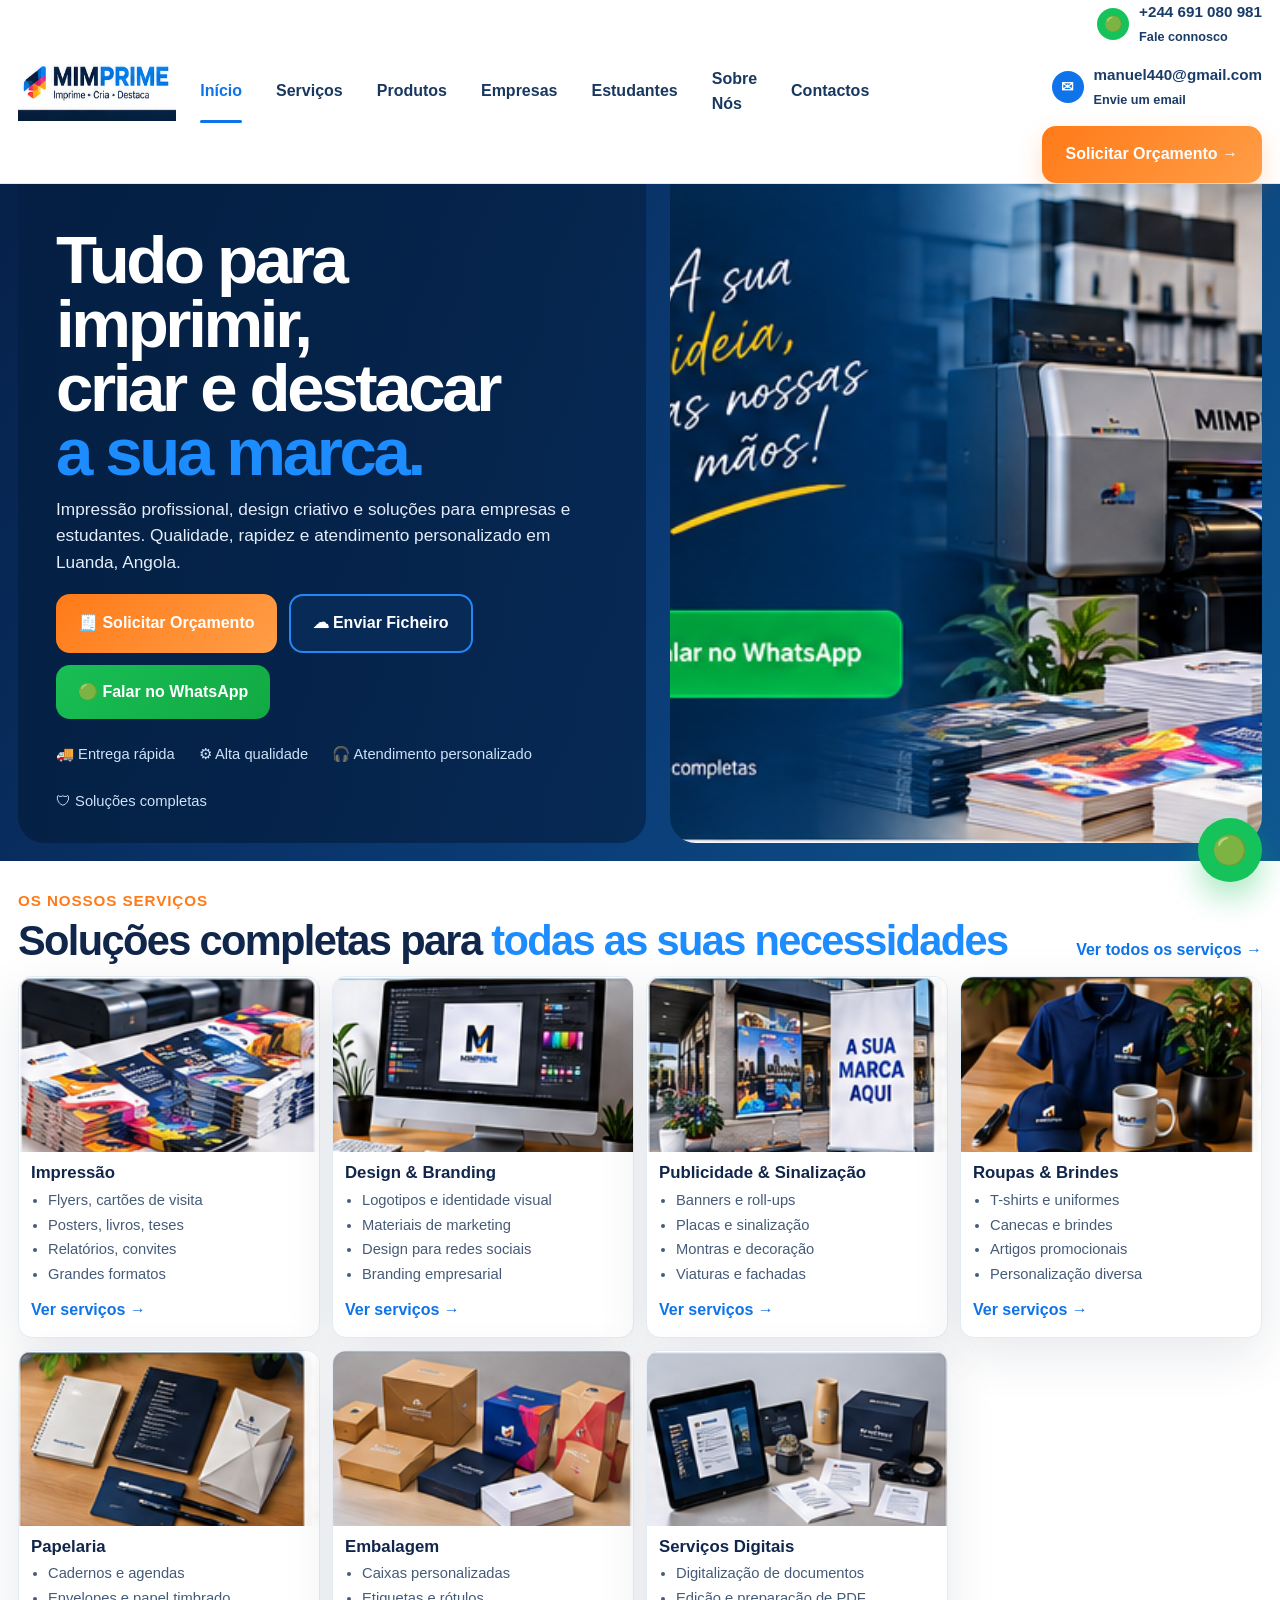
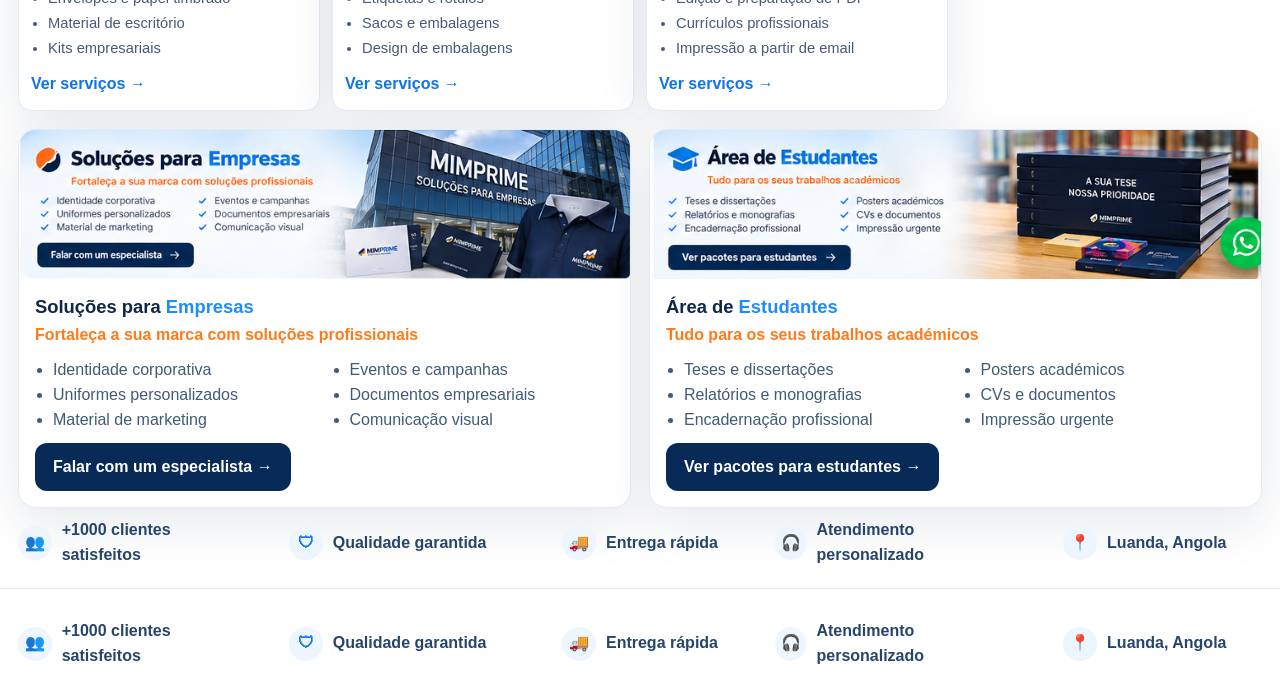
<file: index.html>
<!DOCTYPE html>
<html lang="pt-AO">
<head>
  <meta charset="UTF-8">
  <meta name="viewport" content="width=device-width, initial-scale=1.0">
  <title>MIMPRIME | Website Profissional</title>
  <meta name="description" content="MIMPRIME em Luanda, Angola. Impressão, design, branding, publicidade, embalagens, papelaria e soluções empresariais.">
  <link rel="stylesheet" href="assets/css/main.css">
</head>
<body>

<div class="topbar">
  <div class="container topbar-inner">
    <a class="logo" href="index.html"><img src="assets/images/logo.png" alt="MIMPRIME logo"></a>
    <nav class="mainnav">
      <a class="active" href="index.html">Início</a>
      <a class="" href="pages/services.html">Serviços</a>
      <a class="" href="pages/products.html">Produtos</a>
      <a class="" href="pages/companies.html">Empresas</a>
      <a class="" href="pages/students.html">Estudantes</a>
      <a class="" href="pages/about.html">Sobre Nós</a>
      <a class="" href="pages/contact.html">Contactos</a>
    </nav>
    <div class="header-cta">
      <div class="contact-mini whatsapp"><i>🟢</i><div><div>+244 691 080 981</div><small>Fale connosco</small></div></div>
      <div class="contact-mini email"><i>✉</i><div><div>manuel440@gmail.com</div><small>Envie um email</small></div></div>
      <a class="header-btn" href="pages/order.html">Solicitar Orçamento →</a>
      <button class="menu-btn" data-menu-btn>☰</button>
    </div>
  </div>
  <div class="container mobile-menu" data-mobile-menu>
    <a href="index.html">Início</a>
    <a href="pages/services.html">Serviços</a>
    <a href="pages/products.html">Produtos</a>
    <a href="pages/companies.html">Empresas</a>
    <a href="pages/students.html">Estudantes</a>
    <a href="pages/about.html">Sobre Nós</a>
    <a href="pages/contact.html">Contactos</a>
    <a href="pages/order.html">Solicitar Orçamento</a>
  </div>
</div>


<main>
  <section class="hero">
    <div class="container hero-grid">
      <div class="hero-copy">
        <h1>Tudo para imprimir,<br>criar e destacar<br><span class="blue">a sua marca.</span></h1>
        <p>Impressão profissional, design criativo e soluções para empresas e estudantes. Qualidade, rapidez e atendimento personalizado em Luanda, Angola.</p>
        <div class="actions">
          <a class="btn orange" href="pages/order.html">🧾 Solicitar Orçamento</a>
          <a class="btn outline" href="mailto:manuel440@gmail.com?subject=Ficheiro%20para%20MIMPRIME">☁ Enviar Ficheiro</a>
          <a class="btn green" href="https://wa.me/244691080981?text=Olá%20MIMPRIME!%20Gostaria%20de%20falar%20sobre%20um%20projeto." target="_blank" rel="noopener">🟢 Falar no WhatsApp</a>
        </div>
        <div class="mini-features">
          <span>🚚 Entrega rápida</span>
          <span>⚙ Alta qualidade</span>
          <span>🎧 Atendimento personalizado</span>
          <span>🛡 Soluções completas</span>
        </div>
      </div>
      <div class="hero-visual">
        <img src="assets/images/hero-banner.png" alt="Hero banner profissional MIMPRIME">
      </div>
    </div>
  </section>

  <section class="section">
    <div class="container">
      <div class="section-head">
        <div>
          <div class="kicker">Os nossos serviços</div>
          <h2>Soluções completas para <span class="blue">todas as suas necessidades</span></h2>
        </div>
        <a class="link" href="pages/services.html">Ver todos os serviços →</a>
      </div>

      <div class="services-grid">
        <article class="service-card">
          <img src="assets/images/service-printing.png" alt="Impressão">
          <div class="body">
            <h3>Impressão</h3>
            <ul><li>Flyers, cartões de visita</li><li>Posters, livros, teses</li><li>Relatórios, convites</li><li>Grandes formatos</li></ul>
            <a class="more" href="pages/services.html#impressao">Ver serviços →</a>
          </div>
        </article>

        <article class="service-card">
          <img src="assets/images/service-branding.png" alt="Design e Branding">
          <div class="body">
            <h3>Design & Branding</h3>
            <ul><li>Logotipos e identidade visual</li><li>Materiais de marketing</li><li>Design para redes sociais</li><li>Branding empresarial</li></ul>
            <a class="more" href="pages/services.html#branding">Ver serviços →</a>
          </div>
        </article>

        <article class="service-card">
          <img src="assets/images/service-publicidade.png" alt="Publicidade e Sinalização">
          <div class="body">
            <h3>Publicidade & Sinalização</h3>
            <ul><li>Banners e roll-ups</li><li>Placas e sinalização</li><li>Montras e decoração</li><li>Viaturas e fachadas</li></ul>
            <a class="more" href="pages/services.html#publicidade">Ver serviços →</a>
          </div>
        </article>

        <article class="service-card">
          <img src="assets/images/service-roupas.png" alt="Roupas e Brindes">
          <div class="body">
            <h3>Roupas & Brindes</h3>
            <ul><li>T-shirts e uniformes</li><li>Canecas e brindes</li><li>Artigos promocionais</li><li>Personalização diversa</li></ul>
            <a class="more" href="pages/services.html#brindes">Ver serviços →</a>
          </div>
        </article>

        <article class="service-card">
          <img src="assets/images/service-papelaria.png" alt="Papelaria">
          <div class="body">
            <h3>Papelaria</h3>
            <ul><li>Cadernos e agendas</li><li>Envelopes e papel timbrado</li><li>Material de escritório</li><li>Kits empresariais</li></ul>
            <a class="more" href="pages/services.html#papelaria">Ver serviços →</a>
          </div>
        </article>

        <article class="service-card">
          <img src="assets/images/service-embalagem.png" alt="Embalagem">
          <div class="body">
            <h3>Embalagem</h3>
            <ul><li>Caixas personalizadas</li><li>Etiquetas e rótulos</li><li>Sacos e embalagens</li><li>Design de embalagens</li></ul>
            <a class="more" href="pages/services.html#embalagem">Ver serviços →</a>
          </div>
        </article>

        <article class="service-card">
          <img src="assets/images/service-digitais.png" alt="Serviços Digitais">
          <div class="body">
            <h3>Serviços Digitais</h3>
            <ul><li>Digitalização de documentos</li><li>Edição e preparação de PDF</li><li>Currículos profissionais</li><li>Impressão a partir de email</li></ul>
            <a class="more" href="pages/services.html#digitais">Ver serviços →</a>
          </div>
        </article>
      </div>

      <div class="feature-grid">
        <article class="feature-card">
          <img src="assets/images/empresas-banner.png" alt="Soluções para Empresas">
          <div class="body">
            <h3>Soluções para <span class="blue-text">Empresas</span></h3>
            <div class="orange-text">Fortaleça a sua marca com soluções profissionais</div>
            <div class="cols">
              <ul>
                <li>Identidade corporativa</li>
                <li>Uniformes personalizados</li>
                <li>Material de marketing</li>
              </ul>
              <ul>
                <li>Eventos e campanhas</li>
                <li>Documentos empresariais</li>
                <li>Comunicação visual</li>
              </ul>
            </div>
            <a class="feature-btn" href="pages/companies.html">Falar com um especialista →</a>
          </div>
        </article>

        <article class="feature-card">
          <img src="assets/images/estudantes-banner.png" alt="Área de Estudantes">
          <div class="body">
            <h3>Área de <span class="blue-text">Estudantes</span></h3>
            <div class="orange-text">Tudo para os seus trabalhos académicos</div>
            <div class="cols">
              <ul>
                <li>Teses e dissertações</li>
                <li>Relatórios e monografias</li>
                <li>Encadernação profissional</li>
              </ul>
              <ul>
                <li>Posters académicos</li>
                <li>CVs e documentos</li>
                <li>Impressão urgente</li>
              </ul>
            </div>
            <a class="feature-btn" href="pages/students.html">Ver pacotes para estudantes →</a>
          </div>
        </article>
      </div>

      <div class="trust-row">
        <div class="item"><i>👥</i><span>+1000 clientes satisfeitos</span></div>
        <div class="item"><i>🛡</i><span>Qualidade garantida</span></div>
        <div class="item"><i>🚚</i><span>Entrega rápida</span></div>
        <div class="item"><i>🎧</i><span>Atendimento personalizado</span></div>
        <div class="item"><i>📍</i><span>Luanda, Angola</span></div>
      </div>
    </div>
  </section>
</main>


<footer class="footer">
  <div class="container footer-grid">
    <div class="item"><i>👥</i><span>+1000 clientes satisfeitos</span></div>
    <div class="item"><i>🛡</i><span>Qualidade garantida</span></div>
    <div class="item"><i>🚚</i><span>Entrega rápida</span></div>
    <div class="item"><i>🎧</i><span>Atendimento personalizado</span></div>
    <div class="item"><i>📍</i><span>Luanda, Angola</span></div>
  </div>
</footer>
<a class="float-whatsapp" href="https://wa.me/244691080981?text=Olá%20MIMPRIME!%20Gostaria%20de%20mais%20informações." target="_blank" rel="noopener">🟢</a>

<script src="assets/js/main.js"></script>
</body>
</html>
</file>
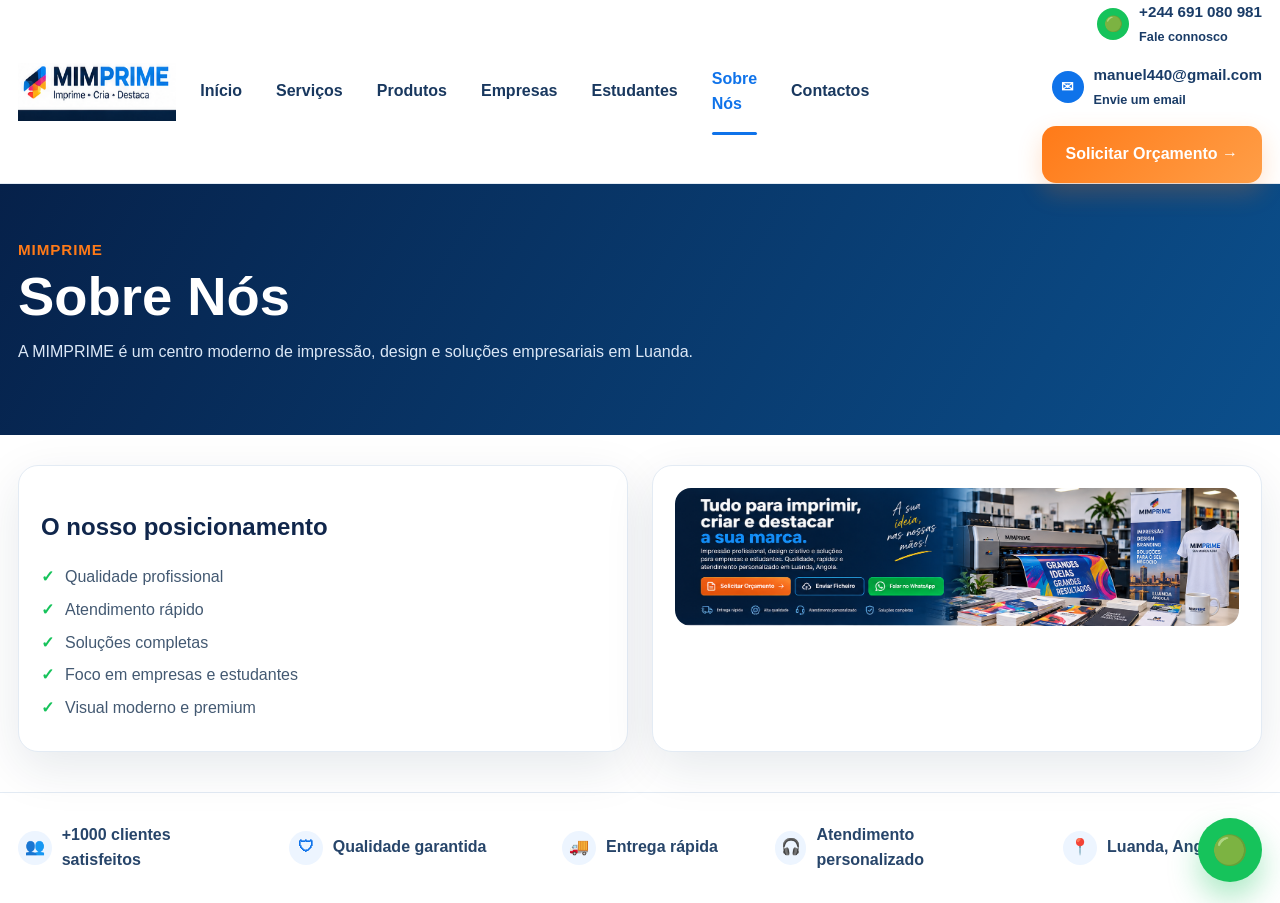
<file: pages/about.html>
<!DOCTYPE html>
<html lang="pt-AO">
<head>
  <meta charset="UTF-8">
  <meta name="viewport" content="width=device-width, initial-scale=1.0">
  <title>Sobre Nós | MIMPRIME</title>
  <meta name="description" content="MIMPRIME em Luanda, Angola. Impressão, design, branding, publicidade, embalagens, papelaria e soluções empresariais.">
  <link rel="stylesheet" href="../assets/css/main.css">
</head>
<body>

<div class="topbar">
  <div class="container topbar-inner">
    <a class="logo" href="../index.html"><img src="../assets/images/logo.png" alt="MIMPRIME logo"></a>
    <nav class="mainnav">
      <a class="" href="../index.html">Início</a>
      <a class="" href="../pages/services.html">Serviços</a>
      <a class="" href="../pages/products.html">Produtos</a>
      <a class="" href="../pages/companies.html">Empresas</a>
      <a class="" href="../pages/students.html">Estudantes</a>
      <a class="active" href="../pages/about.html">Sobre Nós</a>
      <a class="" href="../pages/contact.html">Contactos</a>
    </nav>
    <div class="header-cta">
      <div class="contact-mini whatsapp"><i>🟢</i><div><div>+244 691 080 981</div><small>Fale connosco</small></div></div>
      <div class="contact-mini email"><i>✉</i><div><div>manuel440@gmail.com</div><small>Envie um email</small></div></div>
      <a class="header-btn" href="../pages/order.html">Solicitar Orçamento →</a>
      <button class="menu-btn" data-menu-btn>☰</button>
    </div>
  </div>
  <div class="container mobile-menu" data-mobile-menu>
    <a href="../index.html">Início</a>
    <a href="../pages/services.html">Serviços</a>
    <a href="../pages/products.html">Produtos</a>
    <a href="../pages/companies.html">Empresas</a>
    <a href="../pages/students.html">Estudantes</a>
    <a href="../pages/about.html">Sobre Nós</a>
    <a href="../pages/contact.html">Contactos</a>
    <a href="../pages/order.html">Solicitar Orçamento</a>
  </div>
</div>


<section class="page-hero">
  <div class="container">
    <div class="kicker">MIMPRIME</div>
    <h1>Sobre Nós</h1>
    <p>A MIMPRIME é um centro moderno de impressão, design e soluções empresariais em Luanda.</p>
  </div>
</section>

<div class="container page-wrap">
  <div class="content-grid">
    <div class="card">
      <h2>O nosso posicionamento</h2>
      <ul class="checklist">
        <li>Qualidade profissional</li>
        <li>Atendimento rápido</li>
        <li>Soluções completas</li>
        <li>Foco em empresas e estudantes</li>
        <li>Visual moderno e premium</li>
      </ul>
    </div>
    <div class="card"><img src="../assets/images/hero-banner.png" alt="MIMPRIME"></div>
  </div>
</div>


<footer class="footer">
  <div class="container footer-grid">
    <div class="item"><i>👥</i><span>+1000 clientes satisfeitos</span></div>
    <div class="item"><i>🛡</i><span>Qualidade garantida</span></div>
    <div class="item"><i>🚚</i><span>Entrega rápida</span></div>
    <div class="item"><i>🎧</i><span>Atendimento personalizado</span></div>
    <div class="item"><i>📍</i><span>Luanda, Angola</span></div>
  </div>
</footer>
<a class="float-whatsapp" href="https://wa.me/244691080981?text=Olá%20MIMPRIME!%20Gostaria%20de%20mais%20informações." target="_blank" rel="noopener">🟢</a>

<script src="../assets/js/main.js"></script>
</body>
</html>
</file>
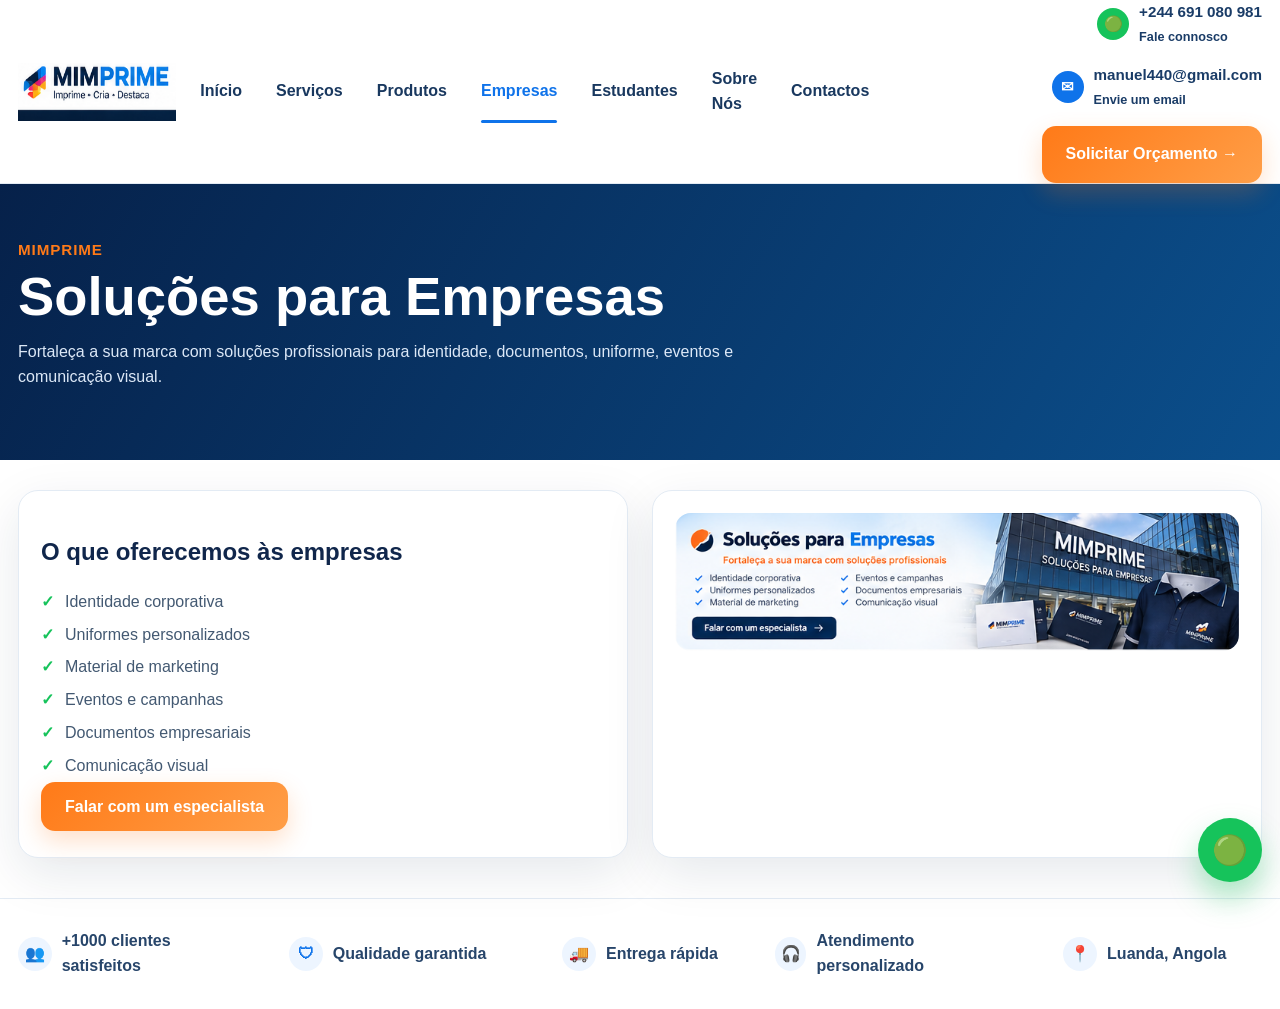
<file: pages/companies.html>
<!DOCTYPE html>
<html lang="pt-AO">
<head>
  <meta charset="UTF-8">
  <meta name="viewport" content="width=device-width, initial-scale=1.0">
  <title>Empresas | MIMPRIME</title>
  <meta name="description" content="MIMPRIME em Luanda, Angola. Impressão, design, branding, publicidade, embalagens, papelaria e soluções empresariais.">
  <link rel="stylesheet" href="../assets/css/main.css">
</head>
<body>

<div class="topbar">
  <div class="container topbar-inner">
    <a class="logo" href="../index.html"><img src="../assets/images/logo.png" alt="MIMPRIME logo"></a>
    <nav class="mainnav">
      <a class="" href="../index.html">Início</a>
      <a class="" href="../pages/services.html">Serviços</a>
      <a class="" href="../pages/products.html">Produtos</a>
      <a class="active" href="../pages/companies.html">Empresas</a>
      <a class="" href="../pages/students.html">Estudantes</a>
      <a class="" href="../pages/about.html">Sobre Nós</a>
      <a class="" href="../pages/contact.html">Contactos</a>
    </nav>
    <div class="header-cta">
      <div class="contact-mini whatsapp"><i>🟢</i><div><div>+244 691 080 981</div><small>Fale connosco</small></div></div>
      <div class="contact-mini email"><i>✉</i><div><div>manuel440@gmail.com</div><small>Envie um email</small></div></div>
      <a class="header-btn" href="../pages/order.html">Solicitar Orçamento →</a>
      <button class="menu-btn" data-menu-btn>☰</button>
    </div>
  </div>
  <div class="container mobile-menu" data-mobile-menu>
    <a href="../index.html">Início</a>
    <a href="../pages/services.html">Serviços</a>
    <a href="../pages/products.html">Produtos</a>
    <a href="../pages/companies.html">Empresas</a>
    <a href="../pages/students.html">Estudantes</a>
    <a href="../pages/about.html">Sobre Nós</a>
    <a href="../pages/contact.html">Contactos</a>
    <a href="../pages/order.html">Solicitar Orçamento</a>
  </div>
</div>


<section class="page-hero">
  <div class="container">
    <div class="kicker">MIMPRIME</div>
    <h1>Soluções para Empresas</h1>
    <p>Fortaleça a sua marca com soluções profissionais para identidade, documentos, uniforme, eventos e comunicação visual.</p>
  </div>
</section>

<div class="container page-wrap">
  <div class="content-grid">
    <div class="card">
      <h2>O que oferecemos às empresas</h2>
      <ul class="checklist">
        <li>Identidade corporativa</li>
        <li>Uniformes personalizados</li>
        <li>Material de marketing</li>
        <li>Eventos e campanhas</li>
        <li>Documentos empresariais</li>
        <li>Comunicação visual</li>
      </ul>
      <p><a class="header-btn" href="order.html">Falar com um especialista</a></p>
    </div>
    <div class="card"><img src="../assets/images/empresas-banner.png" alt="Soluções para empresas"></div>
  </div>
</div>


<footer class="footer">
  <div class="container footer-grid">
    <div class="item"><i>👥</i><span>+1000 clientes satisfeitos</span></div>
    <div class="item"><i>🛡</i><span>Qualidade garantida</span></div>
    <div class="item"><i>🚚</i><span>Entrega rápida</span></div>
    <div class="item"><i>🎧</i><span>Atendimento personalizado</span></div>
    <div class="item"><i>📍</i><span>Luanda, Angola</span></div>
  </div>
</footer>
<a class="float-whatsapp" href="https://wa.me/244691080981?text=Olá%20MIMPRIME!%20Gostaria%20de%20mais%20informações." target="_blank" rel="noopener">🟢</a>

<script src="../assets/js/main.js"></script>
</body>
</html>
</file>
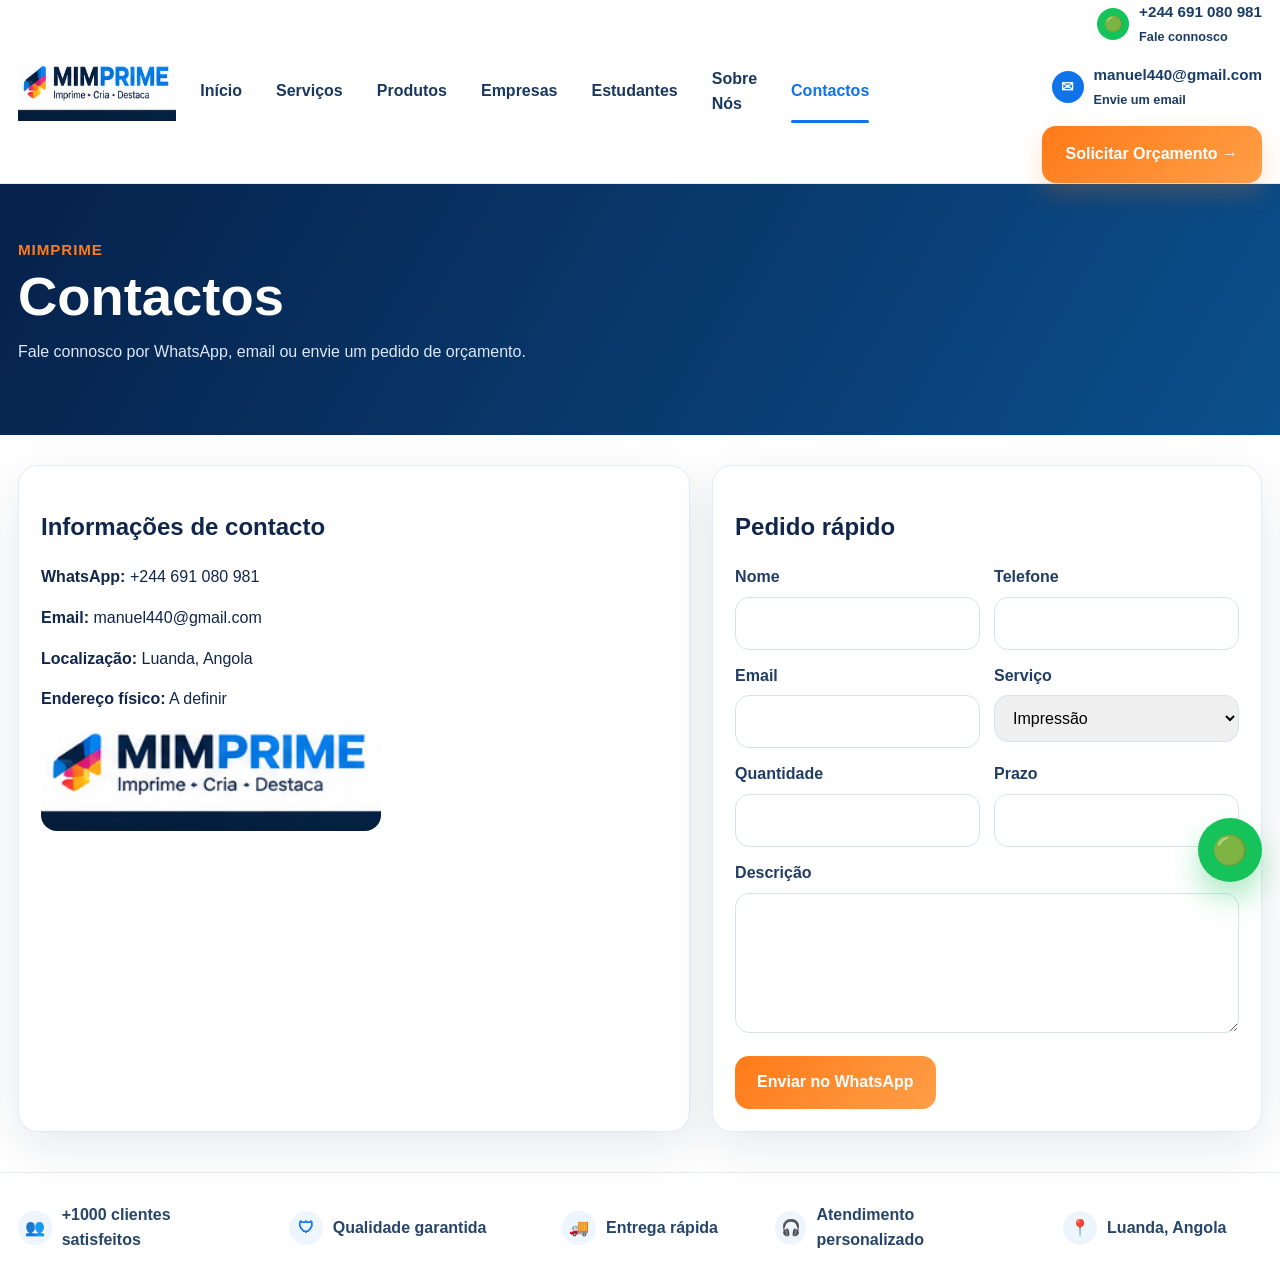
<file: pages/contact.html>
<!DOCTYPE html>
<html lang="pt-AO">
<head>
  <meta charset="UTF-8">
  <meta name="viewport" content="width=device-width, initial-scale=1.0">
  <title>Contactos | MIMPRIME</title>
  <meta name="description" content="MIMPRIME em Luanda, Angola. Impressão, design, branding, publicidade, embalagens, papelaria e soluções empresariais.">
  <link rel="stylesheet" href="../assets/css/main.css">
</head>
<body>

<div class="topbar">
  <div class="container topbar-inner">
    <a class="logo" href="../index.html"><img src="../assets/images/logo.png" alt="MIMPRIME logo"></a>
    <nav class="mainnav">
      <a class="" href="../index.html">Início</a>
      <a class="" href="../pages/services.html">Serviços</a>
      <a class="" href="../pages/products.html">Produtos</a>
      <a class="" href="../pages/companies.html">Empresas</a>
      <a class="" href="../pages/students.html">Estudantes</a>
      <a class="" href="../pages/about.html">Sobre Nós</a>
      <a class="active" href="../pages/contact.html">Contactos</a>
    </nav>
    <div class="header-cta">
      <div class="contact-mini whatsapp"><i>🟢</i><div><div>+244 691 080 981</div><small>Fale connosco</small></div></div>
      <div class="contact-mini email"><i>✉</i><div><div>manuel440@gmail.com</div><small>Envie um email</small></div></div>
      <a class="header-btn" href="../pages/order.html">Solicitar Orçamento →</a>
      <button class="menu-btn" data-menu-btn>☰</button>
    </div>
  </div>
  <div class="container mobile-menu" data-mobile-menu>
    <a href="../index.html">Início</a>
    <a href="../pages/services.html">Serviços</a>
    <a href="../pages/products.html">Produtos</a>
    <a href="../pages/companies.html">Empresas</a>
    <a href="../pages/students.html">Estudantes</a>
    <a href="../pages/about.html">Sobre Nós</a>
    <a href="../pages/contact.html">Contactos</a>
    <a href="../pages/order.html">Solicitar Orçamento</a>
  </div>
</div>


<section class="page-hero">
  <div class="container">
    <div class="kicker">MIMPRIME</div>
    <h1>Contactos</h1>
    <p>Fale connosco por WhatsApp, email ou envie um pedido de orçamento.</p>
  </div>
</section>

<div class="container page-wrap">
  <div class="form-layout">
    <div class="card">
      <h2>Informações de contacto</h2>
      <p><strong>WhatsApp:</strong> +244 691 080 981</p>
      <p><strong>Email:</strong> manuel440@gmail.com</p>
      <p><strong>Localização:</strong> Luanda, Angola</p>
      <p><strong>Endereço físico:</strong> A definir</p>
      <img src="../assets/images/logo.png" alt="MIMPRIME logo" style="max-width:340px;margin-top:16px">
    </div>
    <div class="card">
      <h2>Pedido rápido</h2>
      <form data-quote-form>
        <div class="form-row">
          <div><label>Nome</label><input name="name" required></div>
          <div><label>Telefone</label><input name="phone" required></div>
        </div>
        <div class="form-row" style="margin-top:14px">
          <div><label>Email</label><input name="email" type="email"></div>
          <div><label>Serviço</label><select name="service"><option>Impressão</option><option>Design & Branding</option><option>Publicidade</option><option>Roupas & Brindes</option><option>Papelaria</option><option>Embalagem</option><option>Serviços Digitais</option><option>Outro</option></select></div>
        </div>
        <div class="form-row" style="margin-top:14px">
          <div><label>Quantidade</label><input name="quantity"></div>
          <div><label>Prazo</label><input name="deadline"></div>
        </div>
        <div style="margin-top:14px"><label>Descrição</label><textarea name="details"></textarea></div>
        <div style="margin-top:16px"><button class="submit-btn" type="submit">Enviar no WhatsApp</button></div>
      </form>
    </div>
  </div>
</div>


<footer class="footer">
  <div class="container footer-grid">
    <div class="item"><i>👥</i><span>+1000 clientes satisfeitos</span></div>
    <div class="item"><i>🛡</i><span>Qualidade garantida</span></div>
    <div class="item"><i>🚚</i><span>Entrega rápida</span></div>
    <div class="item"><i>🎧</i><span>Atendimento personalizado</span></div>
    <div class="item"><i>📍</i><span>Luanda, Angola</span></div>
  </div>
</footer>
<a class="float-whatsapp" href="https://wa.me/244691080981?text=Olá%20MIMPRIME!%20Gostaria%20de%20mais%20informações." target="_blank" rel="noopener">🟢</a>

<script src="../assets/js/main.js"></script>
</body>
</html>
</file>
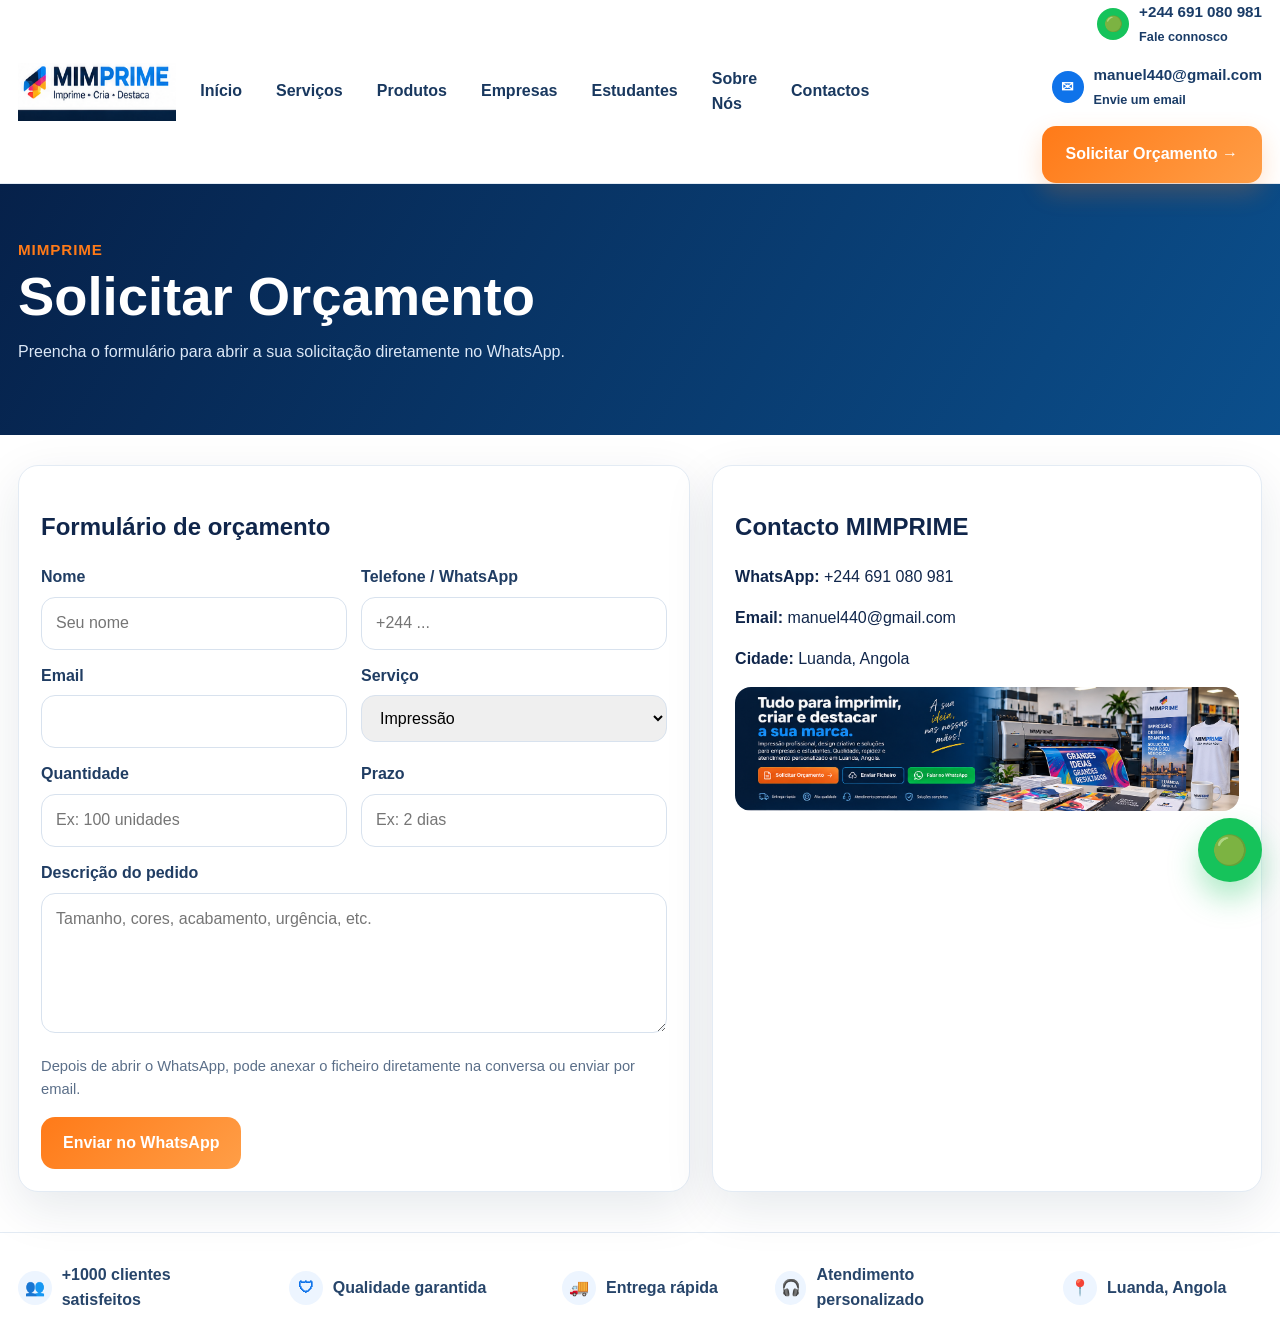
<file: pages/order.html>
<!DOCTYPE html>
<html lang="pt-AO">
<head>
  <meta charset="UTF-8">
  <meta name="viewport" content="width=device-width, initial-scale=1.0">
  <title>Solicitar Orçamento | MIMPRIME</title>
  <meta name="description" content="MIMPRIME em Luanda, Angola. Impressão, design, branding, publicidade, embalagens, papelaria e soluções empresariais.">
  <link rel="stylesheet" href="../assets/css/main.css">
</head>
<body>

<div class="topbar">
  <div class="container topbar-inner">
    <a class="logo" href="../index.html"><img src="../assets/images/logo.png" alt="MIMPRIME logo"></a>
    <nav class="mainnav">
      <a class="" href="../index.html">Início</a>
      <a class="" href="../pages/services.html">Serviços</a>
      <a class="" href="../pages/products.html">Produtos</a>
      <a class="" href="../pages/companies.html">Empresas</a>
      <a class="" href="../pages/students.html">Estudantes</a>
      <a class="" href="../pages/about.html">Sobre Nós</a>
      <a class="" href="../pages/contact.html">Contactos</a>
    </nav>
    <div class="header-cta">
      <div class="contact-mini whatsapp"><i>🟢</i><div><div>+244 691 080 981</div><small>Fale connosco</small></div></div>
      <div class="contact-mini email"><i>✉</i><div><div>manuel440@gmail.com</div><small>Envie um email</small></div></div>
      <a class="header-btn" href="../pages/order.html">Solicitar Orçamento →</a>
      <button class="menu-btn" data-menu-btn>☰</button>
    </div>
  </div>
  <div class="container mobile-menu" data-mobile-menu>
    <a href="../index.html">Início</a>
    <a href="../pages/services.html">Serviços</a>
    <a href="../pages/products.html">Produtos</a>
    <a href="../pages/companies.html">Empresas</a>
    <a href="../pages/students.html">Estudantes</a>
    <a href="../pages/about.html">Sobre Nós</a>
    <a href="../pages/contact.html">Contactos</a>
    <a href="../pages/order.html">Solicitar Orçamento</a>
  </div>
</div>


<section class="page-hero">
  <div class="container">
    <div class="kicker">MIMPRIME</div>
    <h1>Solicitar Orçamento</h1>
    <p>Preencha o formulário para abrir a sua solicitação diretamente no WhatsApp.</p>
  </div>
</section>

<div class="container page-wrap">
  <div class="form-layout">
    <div class="card">
      <h2>Formulário de orçamento</h2>
      <form data-quote-form>
        <div class="form-row">
          <div><label>Nome</label><input name="name" required placeholder="Seu nome"></div>
          <div><label>Telefone / WhatsApp</label><input name="phone" required placeholder="+244 ..."></div>
        </div>
        <div class="form-row" style="margin-top:14px">
          <div><label>Email</label><input name="email" type="email"></div>
          <div><label>Serviço</label><select name="service"><option>Impressão</option><option>Design & Branding</option><option>Publicidade & Sinalização</option><option>Roupas & Brindes</option><option>Papelaria</option><option>Embalagem</option><option>Serviços Digitais</option><option>Teses e Relatórios</option><option>Outro</option></select></div>
        </div>
        <div class="form-row" style="margin-top:14px">
          <div><label>Quantidade</label><input name="quantity" placeholder="Ex: 100 unidades"></div>
          <div><label>Prazo</label><input name="deadline" placeholder="Ex: 2 dias"></div>
        </div>
        <div style="margin-top:14px"><label>Descrição do pedido</label><textarea name="details" placeholder="Tamanho, cores, acabamento, urgência, etc."></textarea></div>
        <p class="note">Depois de abrir o WhatsApp, pode anexar o ficheiro diretamente na conversa ou enviar por email.</p>
        <div style="margin-top:16px"><button class="submit-btn" type="submit">Enviar no WhatsApp</button></div>
      </form>
    </div>
    <div class="card">
      <h2>Contacto MIMPRIME</h2>
      <p><strong>WhatsApp:</strong> +244 691 080 981</p>
      <p><strong>Email:</strong> manuel440@gmail.com</p>
      <p><strong>Cidade:</strong> Luanda, Angola</p>
      <img src="../assets/images/hero-banner.png" alt="MIMPRIME" style="margin-top:14px">
    </div>
  </div>
</div>


<footer class="footer">
  <div class="container footer-grid">
    <div class="item"><i>👥</i><span>+1000 clientes satisfeitos</span></div>
    <div class="item"><i>🛡</i><span>Qualidade garantida</span></div>
    <div class="item"><i>🚚</i><span>Entrega rápida</span></div>
    <div class="item"><i>🎧</i><span>Atendimento personalizado</span></div>
    <div class="item"><i>📍</i><span>Luanda, Angola</span></div>
  </div>
</footer>
<a class="float-whatsapp" href="https://wa.me/244691080981?text=Olá%20MIMPRIME!%20Gostaria%20de%20mais%20informações." target="_blank" rel="noopener">🟢</a>

<script src="../assets/js/main.js"></script>
</body>
</html>
</file>
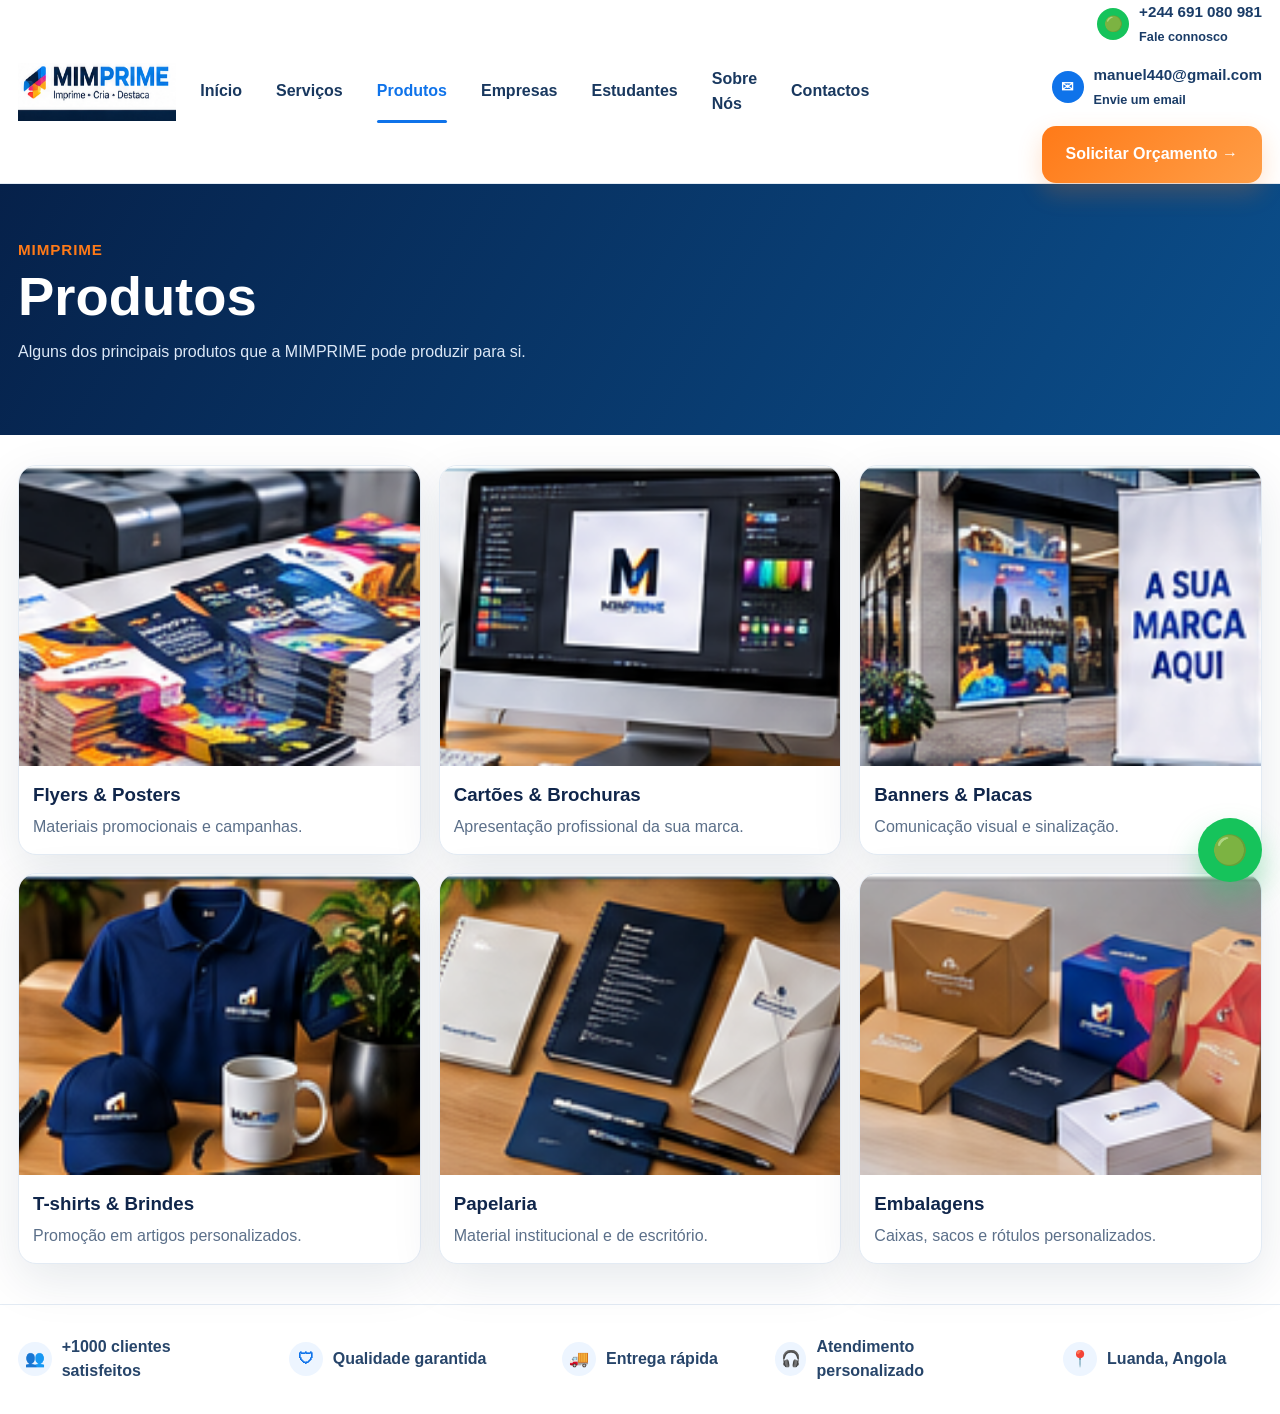
<file: pages/products.html>
<!DOCTYPE html>
<html lang="pt-AO">
<head>
  <meta charset="UTF-8">
  <meta name="viewport" content="width=device-width, initial-scale=1.0">
  <title>Produtos | MIMPRIME</title>
  <meta name="description" content="MIMPRIME em Luanda, Angola. Impressão, design, branding, publicidade, embalagens, papelaria e soluções empresariais.">
  <link rel="stylesheet" href="../assets/css/main.css">
</head>
<body>

<div class="topbar">
  <div class="container topbar-inner">
    <a class="logo" href="../index.html"><img src="../assets/images/logo.png" alt="MIMPRIME logo"></a>
    <nav class="mainnav">
      <a class="" href="../index.html">Início</a>
      <a class="" href="../pages/services.html">Serviços</a>
      <a class="active" href="../pages/products.html">Produtos</a>
      <a class="" href="../pages/companies.html">Empresas</a>
      <a class="" href="../pages/students.html">Estudantes</a>
      <a class="" href="../pages/about.html">Sobre Nós</a>
      <a class="" href="../pages/contact.html">Contactos</a>
    </nav>
    <div class="header-cta">
      <div class="contact-mini whatsapp"><i>🟢</i><div><div>+244 691 080 981</div><small>Fale connosco</small></div></div>
      <div class="contact-mini email"><i>✉</i><div><div>manuel440@gmail.com</div><small>Envie um email</small></div></div>
      <a class="header-btn" href="../pages/order.html">Solicitar Orçamento →</a>
      <button class="menu-btn" data-menu-btn>☰</button>
    </div>
  </div>
  <div class="container mobile-menu" data-mobile-menu>
    <a href="../index.html">Início</a>
    <a href="../pages/services.html">Serviços</a>
    <a href="../pages/products.html">Produtos</a>
    <a href="../pages/companies.html">Empresas</a>
    <a href="../pages/students.html">Estudantes</a>
    <a href="../pages/about.html">Sobre Nós</a>
    <a href="../pages/contact.html">Contactos</a>
    <a href="../pages/order.html">Solicitar Orçamento</a>
  </div>
</div>


<section class="page-hero">
  <div class="container">
    <div class="kicker">MIMPRIME</div>
    <h1>Produtos</h1>
    <p>Alguns dos principais produtos que a MIMPRIME pode produzir para si.</p>
  </div>
</section>

<div class="container page-wrap">
  <div class="catalog-grid">
    <article class="catalog-card"><img src="../assets/images/service-printing.png" alt=""><div class="body"><h3>Flyers & Posters</h3><p>Materiais promocionais e campanhas.</p></div></article>
    <article class="catalog-card"><img src="../assets/images/service-branding.png" alt=""><div class="body"><h3>Cartões & Brochuras</h3><p>Apresentação profissional da sua marca.</p></div></article>
    <article class="catalog-card"><img src="../assets/images/service-publicidade.png" alt=""><div class="body"><h3>Banners & Placas</h3><p>Comunicação visual e sinalização.</p></div></article>
    <article class="catalog-card"><img src="../assets/images/service-roupas.png" alt=""><div class="body"><h3>T-shirts & Brindes</h3><p>Promoção em artigos personalizados.</p></div></article>
    <article class="catalog-card"><img src="../assets/images/service-papelaria.png" alt=""><div class="body"><h3>Papelaria</h3><p>Material institucional e de escritório.</p></div></article>
    <article class="catalog-card"><img src="../assets/images/service-embalagem.png" alt=""><div class="body"><h3>Embalagens</h3><p>Caixas, sacos e rótulos personalizados.</p></div></article>
  </div>
</div>


<footer class="footer">
  <div class="container footer-grid">
    <div class="item"><i>👥</i><span>+1000 clientes satisfeitos</span></div>
    <div class="item"><i>🛡</i><span>Qualidade garantida</span></div>
    <div class="item"><i>🚚</i><span>Entrega rápida</span></div>
    <div class="item"><i>🎧</i><span>Atendimento personalizado</span></div>
    <div class="item"><i>📍</i><span>Luanda, Angola</span></div>
  </div>
</footer>
<a class="float-whatsapp" href="https://wa.me/244691080981?text=Olá%20MIMPRIME!%20Gostaria%20de%20mais%20informações." target="_blank" rel="noopener">🟢</a>

<script src="../assets/js/main.js"></script>
</body>
</html>
</file>
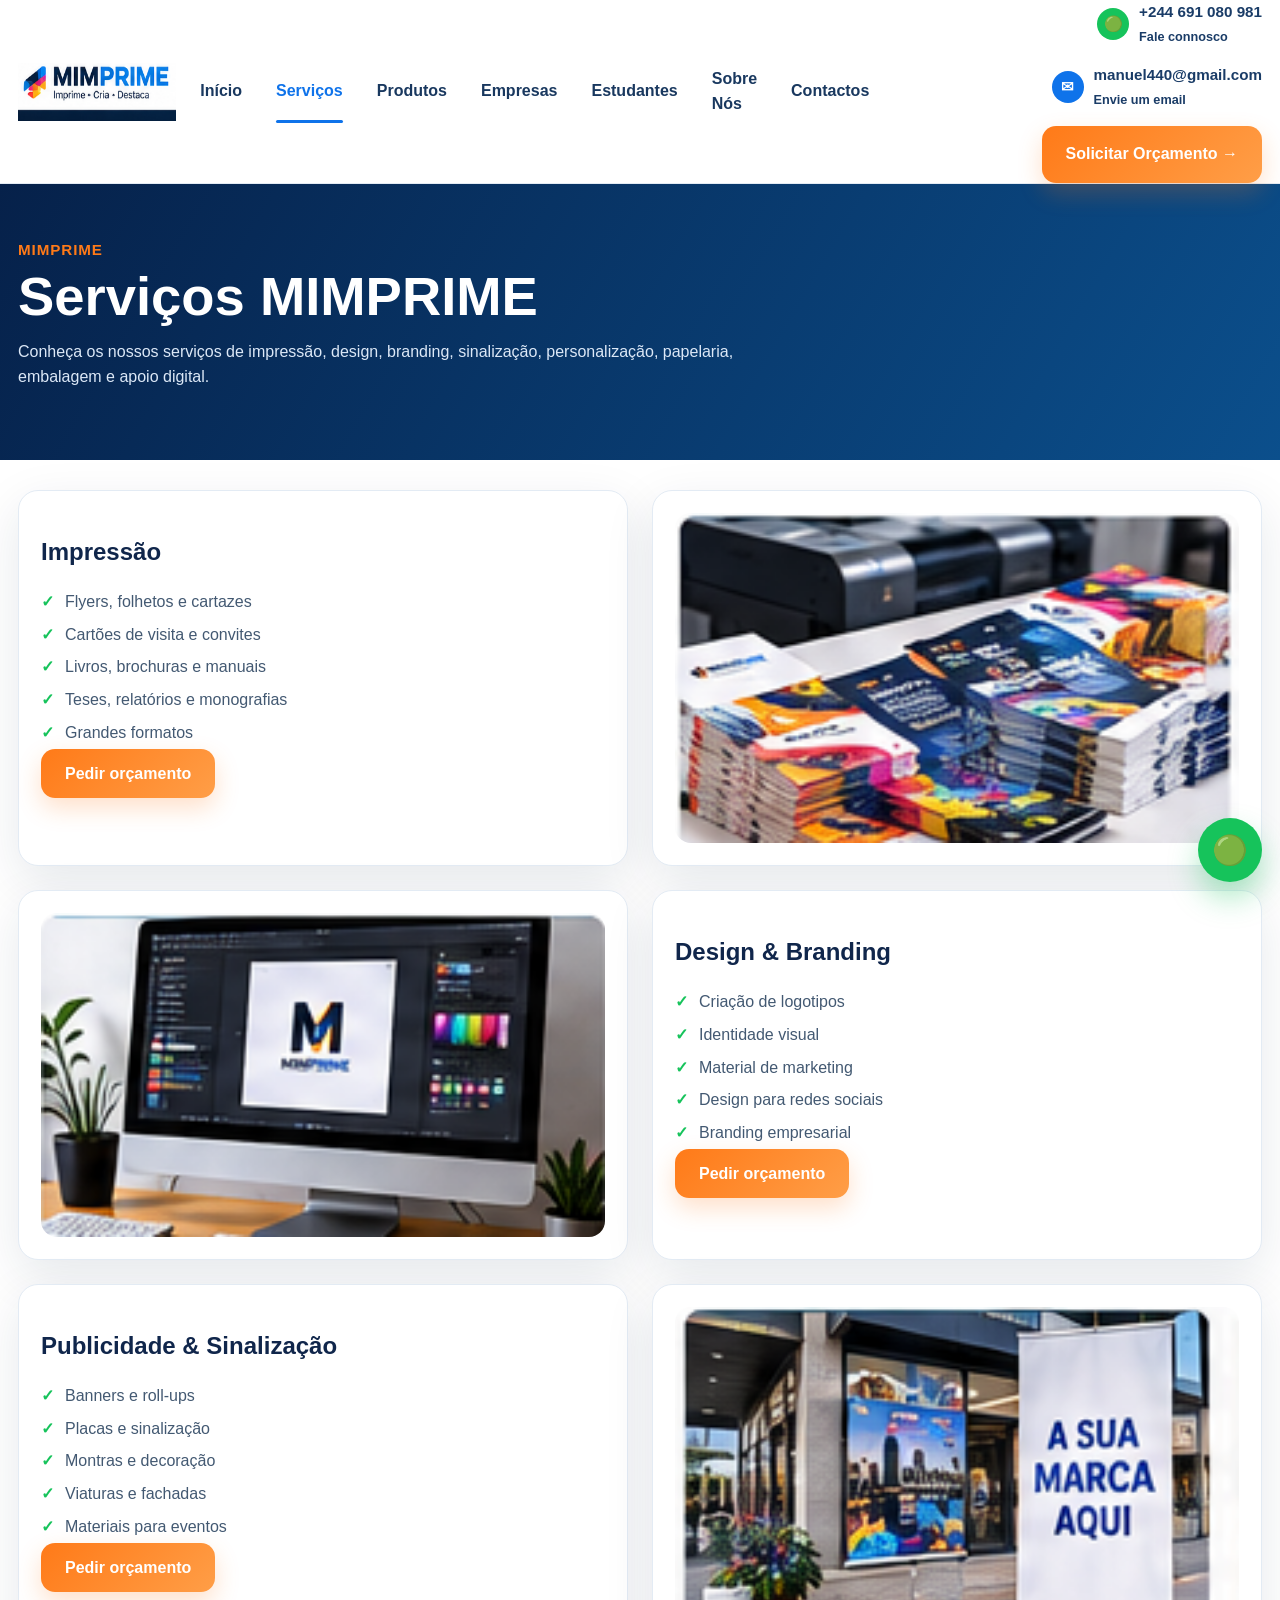
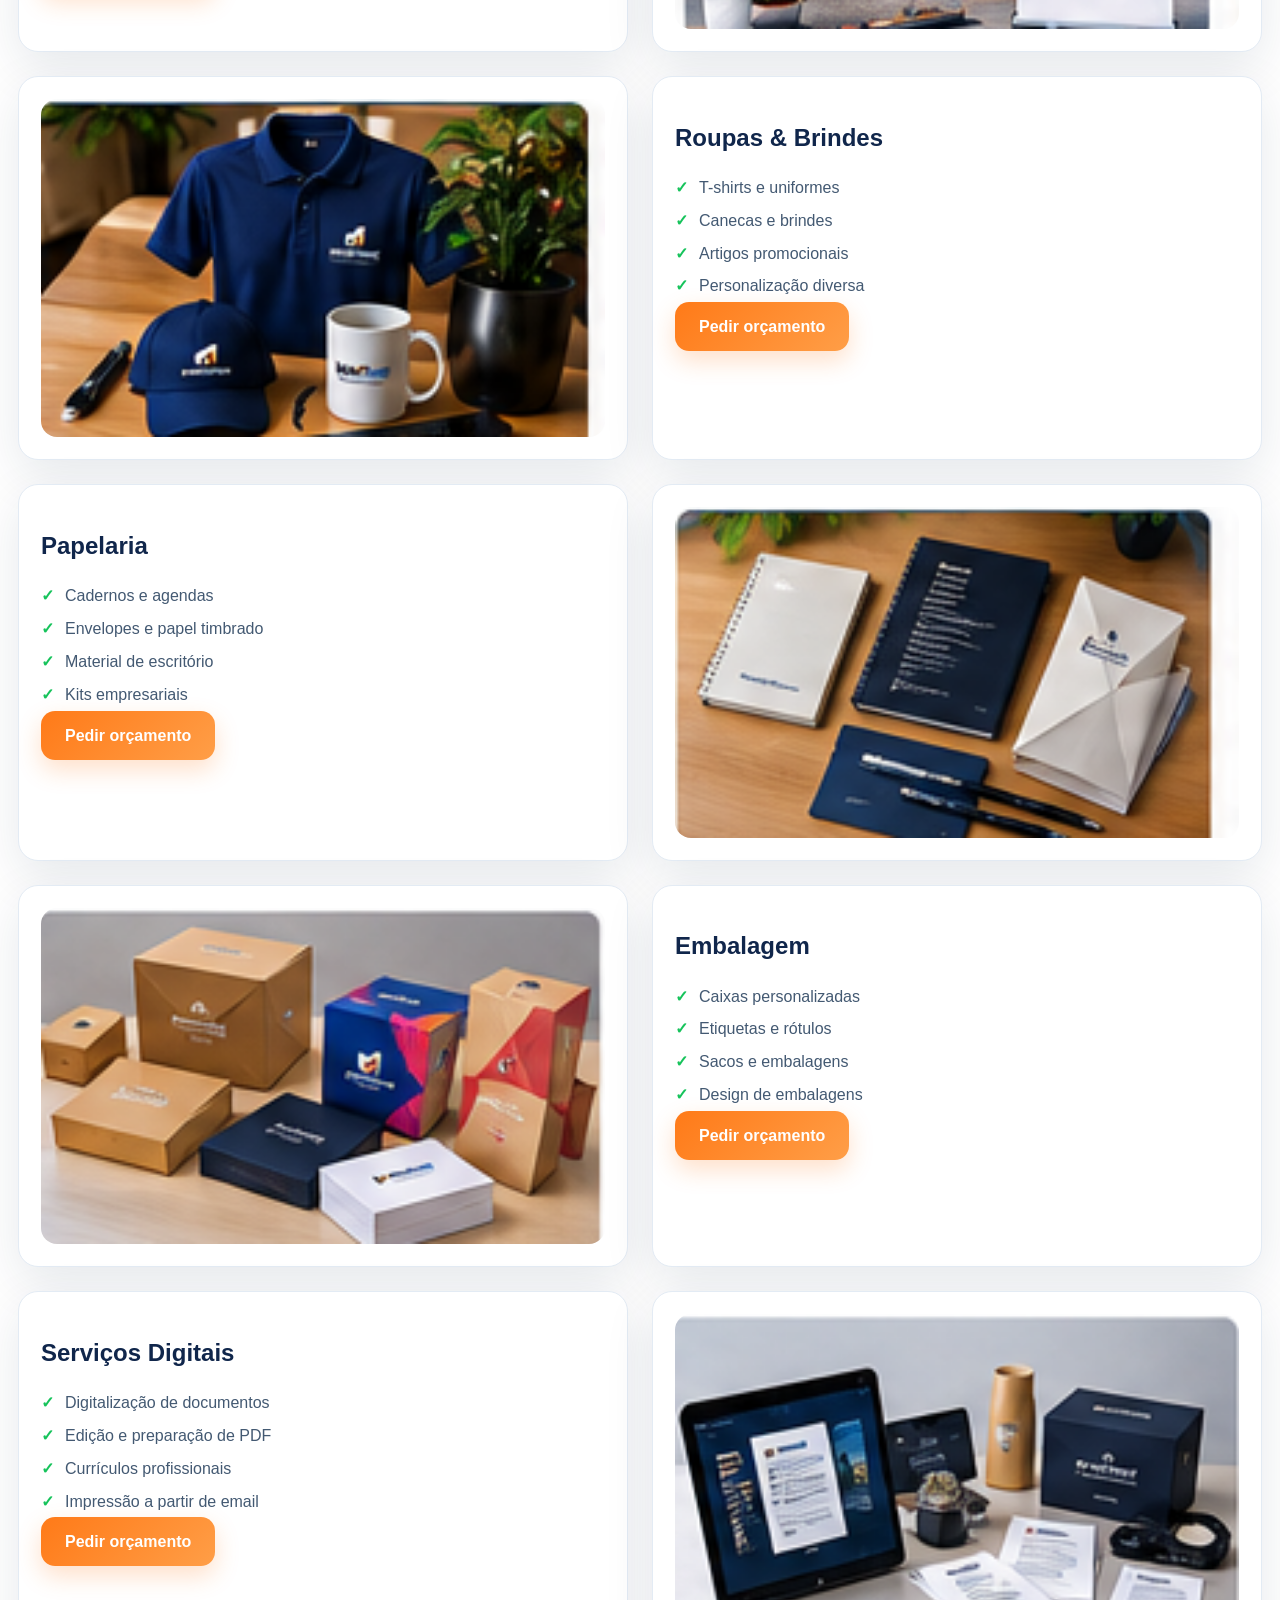
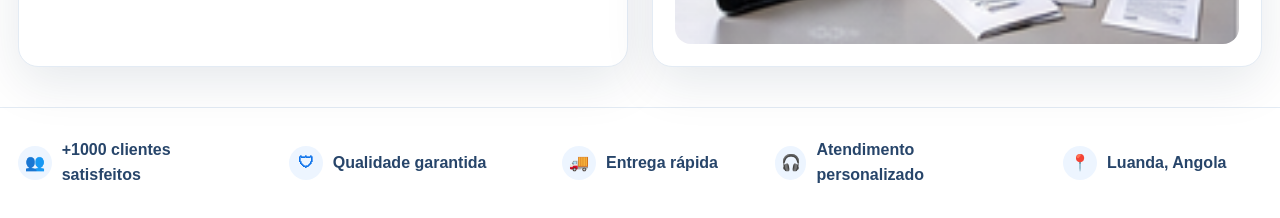
<file: pages/services.html>
<!DOCTYPE html>
<html lang="pt-AO">
<head>
  <meta charset="UTF-8">
  <meta name="viewport" content="width=device-width, initial-scale=1.0">
  <title>Serviços | MIMPRIME</title>
  <meta name="description" content="MIMPRIME em Luanda, Angola. Impressão, design, branding, publicidade, embalagens, papelaria e soluções empresariais.">
  <link rel="stylesheet" href="../assets/css/main.css">
</head>
<body>

<div class="topbar">
  <div class="container topbar-inner">
    <a class="logo" href="../index.html"><img src="../assets/images/logo.png" alt="MIMPRIME logo"></a>
    <nav class="mainnav">
      <a class="" href="../index.html">Início</a>
      <a class="active" href="../pages/services.html">Serviços</a>
      <a class="" href="../pages/products.html">Produtos</a>
      <a class="" href="../pages/companies.html">Empresas</a>
      <a class="" href="../pages/students.html">Estudantes</a>
      <a class="" href="../pages/about.html">Sobre Nós</a>
      <a class="" href="../pages/contact.html">Contactos</a>
    </nav>
    <div class="header-cta">
      <div class="contact-mini whatsapp"><i>🟢</i><div><div>+244 691 080 981</div><small>Fale connosco</small></div></div>
      <div class="contact-mini email"><i>✉</i><div><div>manuel440@gmail.com</div><small>Envie um email</small></div></div>
      <a class="header-btn" href="../pages/order.html">Solicitar Orçamento →</a>
      <button class="menu-btn" data-menu-btn>☰</button>
    </div>
  </div>
  <div class="container mobile-menu" data-mobile-menu>
    <a href="../index.html">Início</a>
    <a href="../pages/services.html">Serviços</a>
    <a href="../pages/products.html">Produtos</a>
    <a href="../pages/companies.html">Empresas</a>
    <a href="../pages/students.html">Estudantes</a>
    <a href="../pages/about.html">Sobre Nós</a>
    <a href="../pages/contact.html">Contactos</a>
    <a href="../pages/order.html">Solicitar Orçamento</a>
  </div>
</div>


<section class="page-hero">
  <div class="container">
    <div class="kicker">MIMPRIME</div>
    <h1>Serviços MIMPRIME</h1>
    <p>Conheça os nossos serviços de impressão, design, branding, sinalização, personalização, papelaria, embalagem e apoio digital.</p>
  </div>
</section>

<div class="container page-wrap">
  <div class="content-grid" id="impressao">
    <div class="card">
      <h2>Impressão</h2>
      <ul class="checklist">
        <li>Flyers, folhetos e cartazes</li>
        <li>Cartões de visita e convites</li>
        <li>Livros, brochuras e manuais</li>
        <li>Teses, relatórios e monografias</li>
        <li>Grandes formatos</li>
      </ul>
      <p><a class="header-btn" href="#" data-service="Impressão">Pedir orçamento</a></p>
    </div>
    <div class="card"><img src="../assets/images/service-printing.png" alt="Impressão"></div>
  </div>

  <div class="content-grid" id="branding" style="margin-top:24px">
    <div class="card"><img src="../assets/images/service-branding.png" alt="Design e Branding"></div>
    <div class="card">
      <h2>Design & Branding</h2>
      <ul class="checklist">
        <li>Criação de logotipos</li>
        <li>Identidade visual</li>
        <li>Material de marketing</li>
        <li>Design para redes sociais</li>
        <li>Branding empresarial</li>
      </ul>
      <p><a class="header-btn" href="#" data-service="Design & Branding">Pedir orçamento</a></p>
    </div>
  </div>

  <div class="content-grid" id="publicidade" style="margin-top:24px">
    <div class="card">
      <h2>Publicidade & Sinalização</h2>
      <ul class="checklist">
        <li>Banners e roll-ups</li>
        <li>Placas e sinalização</li>
        <li>Montras e decoração</li>
        <li>Viaturas e fachadas</li>
        <li>Materiais para eventos</li>
      </ul>
      <p><a class="header-btn" href="#" data-service="Publicidade & Sinalização">Pedir orçamento</a></p>
    </div>
    <div class="card"><img src="../assets/images/service-publicidade.png" alt="Publicidade e Sinalização"></div>
  </div>

  <div class="content-grid" id="brindes" style="margin-top:24px">
    <div class="card"><img src="../assets/images/service-roupas.png" alt="Roupas e Brindes"></div>
    <div class="card">
      <h2>Roupas & Brindes</h2>
      <ul class="checklist">
        <li>T-shirts e uniformes</li>
        <li>Canecas e brindes</li>
        <li>Artigos promocionais</li>
        <li>Personalização diversa</li>
      </ul>
      <p><a class="header-btn" href="#" data-service="Roupas & Brindes">Pedir orçamento</a></p>
    </div>
  </div>

  <div class="content-grid" id="papelaria" style="margin-top:24px">
    <div class="card">
      <h2>Papelaria</h2>
      <ul class="checklist">
        <li>Cadernos e agendas</li>
        <li>Envelopes e papel timbrado</li>
        <li>Material de escritório</li>
        <li>Kits empresariais</li>
      </ul>
      <p><a class="header-btn" href="#" data-service="Papelaria">Pedir orçamento</a></p>
    </div>
    <div class="card"><img src="../assets/images/service-papelaria.png" alt="Papelaria"></div>
  </div>

  <div class="content-grid" id="embalagem" style="margin-top:24px">
    <div class="card"><img src="../assets/images/service-embalagem.png" alt="Embalagem"></div>
    <div class="card">
      <h2>Embalagem</h2>
      <ul class="checklist">
        <li>Caixas personalizadas</li>
        <li>Etiquetas e rótulos</li>
        <li>Sacos e embalagens</li>
        <li>Design de embalagens</li>
      </ul>
      <p><a class="header-btn" href="#" data-service="Embalagem">Pedir orçamento</a></p>
    </div>
  </div>

  <div class="content-grid" id="digitais" style="margin-top:24px">
    <div class="card">
      <h2>Serviços Digitais</h2>
      <ul class="checklist">
        <li>Digitalização de documentos</li>
        <li>Edição e preparação de PDF</li>
        <li>Currículos profissionais</li>
        <li>Impressão a partir de email</li>
      </ul>
      <p><a class="header-btn" href="#" data-service="Serviços Digitais">Pedir orçamento</a></p>
    </div>
    <div class="card"><img src="../assets/images/service-digitais.png" alt="Serviços Digitais"></div>
  </div>
</div>


<footer class="footer">
  <div class="container footer-grid">
    <div class="item"><i>👥</i><span>+1000 clientes satisfeitos</span></div>
    <div class="item"><i>🛡</i><span>Qualidade garantida</span></div>
    <div class="item"><i>🚚</i><span>Entrega rápida</span></div>
    <div class="item"><i>🎧</i><span>Atendimento personalizado</span></div>
    <div class="item"><i>📍</i><span>Luanda, Angola</span></div>
  </div>
</footer>
<a class="float-whatsapp" href="https://wa.me/244691080981?text=Olá%20MIMPRIME!%20Gostaria%20de%20mais%20informações." target="_blank" rel="noopener">🟢</a>

<script src="../assets/js/main.js"></script>
</body>
</html>
</file>
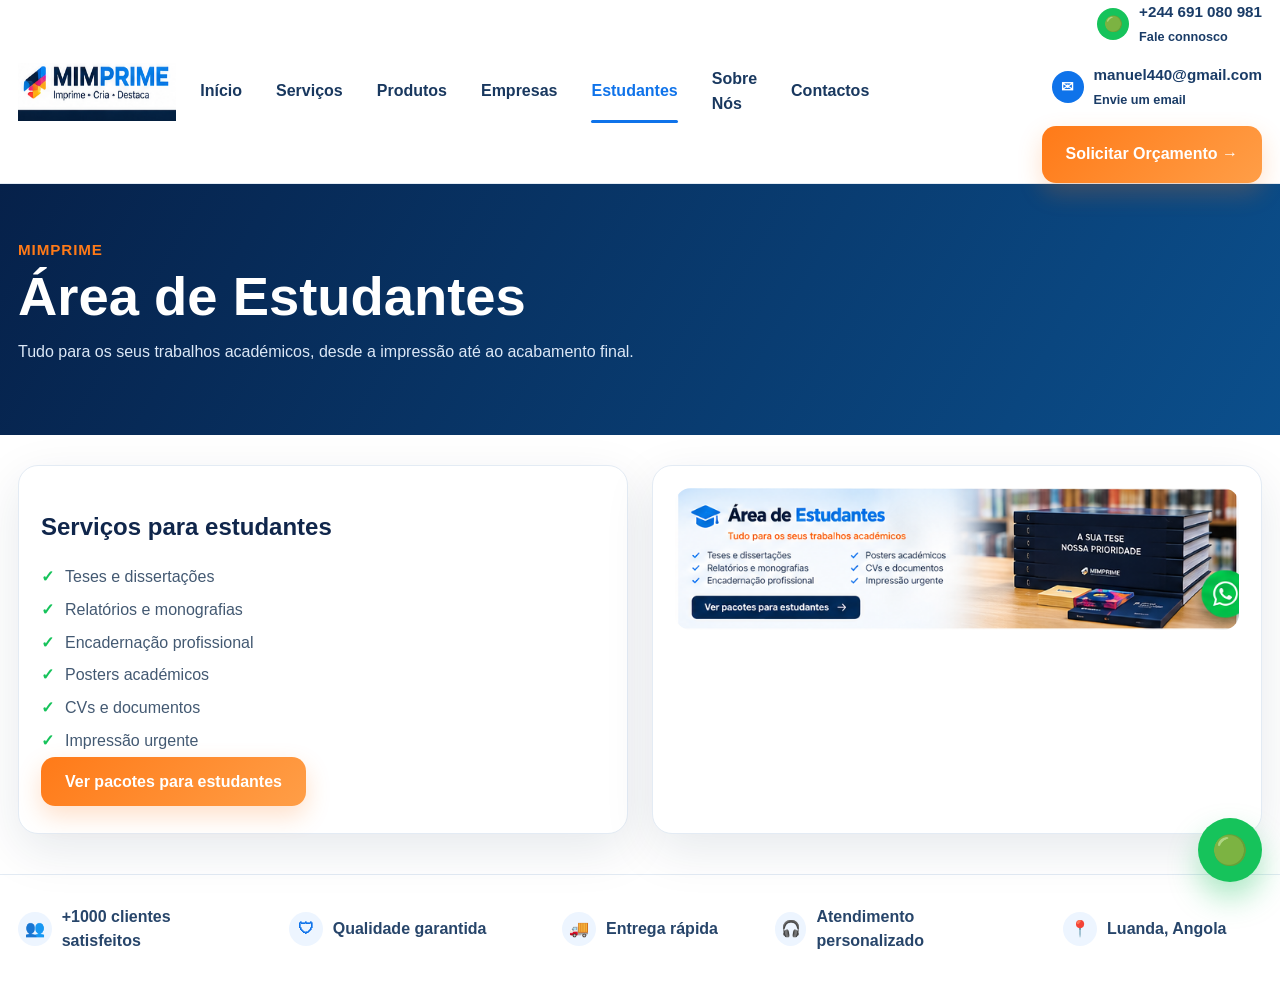
<file: pages/students.html>
<!DOCTYPE html>
<html lang="pt-AO">
<head>
  <meta charset="UTF-8">
  <meta name="viewport" content="width=device-width, initial-scale=1.0">
  <title>Estudantes | MIMPRIME</title>
  <meta name="description" content="MIMPRIME em Luanda, Angola. Impressão, design, branding, publicidade, embalagens, papelaria e soluções empresariais.">
  <link rel="stylesheet" href="../assets/css/main.css">
</head>
<body>

<div class="topbar">
  <div class="container topbar-inner">
    <a class="logo" href="../index.html"><img src="../assets/images/logo.png" alt="MIMPRIME logo"></a>
    <nav class="mainnav">
      <a class="" href="../index.html">Início</a>
      <a class="" href="../pages/services.html">Serviços</a>
      <a class="" href="../pages/products.html">Produtos</a>
      <a class="" href="../pages/companies.html">Empresas</a>
      <a class="active" href="../pages/students.html">Estudantes</a>
      <a class="" href="../pages/about.html">Sobre Nós</a>
      <a class="" href="../pages/contact.html">Contactos</a>
    </nav>
    <div class="header-cta">
      <div class="contact-mini whatsapp"><i>🟢</i><div><div>+244 691 080 981</div><small>Fale connosco</small></div></div>
      <div class="contact-mini email"><i>✉</i><div><div>manuel440@gmail.com</div><small>Envie um email</small></div></div>
      <a class="header-btn" href="../pages/order.html">Solicitar Orçamento →</a>
      <button class="menu-btn" data-menu-btn>☰</button>
    </div>
  </div>
  <div class="container mobile-menu" data-mobile-menu>
    <a href="../index.html">Início</a>
    <a href="../pages/services.html">Serviços</a>
    <a href="../pages/products.html">Produtos</a>
    <a href="../pages/companies.html">Empresas</a>
    <a href="../pages/students.html">Estudantes</a>
    <a href="../pages/about.html">Sobre Nós</a>
    <a href="../pages/contact.html">Contactos</a>
    <a href="../pages/order.html">Solicitar Orçamento</a>
  </div>
</div>


<section class="page-hero">
  <div class="container">
    <div class="kicker">MIMPRIME</div>
    <h1>Área de Estudantes</h1>
    <p>Tudo para os seus trabalhos académicos, desde a impressão até ao acabamento final.</p>
  </div>
</section>

<div class="container page-wrap">
  <div class="content-grid">
    <div class="card">
      <h2>Serviços para estudantes</h2>
      <ul class="checklist">
        <li>Teses e dissertações</li>
        <li>Relatórios e monografias</li>
        <li>Encadernação profissional</li>
        <li>Posters académicos</li>
        <li>CVs e documentos</li>
        <li>Impressão urgente</li>
      </ul>
      <p><a class="header-btn" href="order.html">Ver pacotes para estudantes</a></p>
    </div>
    <div class="card"><img src="../assets/images/estudantes-banner.png" alt="Área de estudantes"></div>
  </div>
</div>


<footer class="footer">
  <div class="container footer-grid">
    <div class="item"><i>👥</i><span>+1000 clientes satisfeitos</span></div>
    <div class="item"><i>🛡</i><span>Qualidade garantida</span></div>
    <div class="item"><i>🚚</i><span>Entrega rápida</span></div>
    <div class="item"><i>🎧</i><span>Atendimento personalizado</span></div>
    <div class="item"><i>📍</i><span>Luanda, Angola</span></div>
  </div>
</footer>
<a class="float-whatsapp" href="https://wa.me/244691080981?text=Olá%20MIMPRIME!%20Gostaria%20de%20mais%20informações." target="_blank" rel="noopener">🟢</a>

<script src="../assets/js/main.js"></script>
</body>
</html>
</file>
<file: assets/css/main.css>
:root{
  --navy:#072a57;
  --navy-dark:#041f42;
  --blue:#1c8cff;
  --blue-2:#0f73ea;
  --orange:#ff7a18;
  --green:#16c35b;
  --text:#10264b;
  --muted:#5b6f89;
  --soft:#f5f8fc;
  --line:#e3ebf4;
  --white:#ffffff;
  --shadow:0 16px 50px rgba(9,35,72,.10);
  --radius:22px;
  --max:1500px;
}
*{box-sizing:border-box}
html{scroll-behavior:smooth}
body{
  margin:0;
  font-family:Inter,Segoe UI,Arial,sans-serif;
  color:var(--text);
  background:#fff;
  line-height:1.55;
}
img{display:block;max-width:100%}
a{text-decoration:none;color:inherit}
button,input,select,textarea{font:inherit}
.container{width:min(calc(100% - 36px),var(--max));margin:auto}
.topbar{
  background:#fff;
  border-bottom:1px solid var(--line);
}
.topbar-inner{
  min-height:76px;
  display:grid;
  grid-template-columns:auto 1fr auto;
  align-items:center;
  gap:24px;
}
.logo img{height:58px;width:auto}
.mainnav{display:flex;justify-content:center;gap:34px;align-items:center}
.mainnav a{
  font-weight:700;
  color:#19385f;
  padding:8px 0;
  position:relative;
}
.mainnav a.active,.mainnav a:hover{color:var(--blue-2)}
.mainnav a.active::after{
  content:"";
  position:absolute;left:0;right:0;bottom:-11px;height:3px;border-radius:9px;background:var(--blue-2);
}
.header-cta{
  display:flex;align-items:center;gap:16px;flex-wrap:wrap;justify-content:flex-end;
}
.contact-mini{
  display:flex;align-items:center;gap:10px;color:#1a3c67;font-size:.95rem;font-weight:700;
}
.contact-mini i{
  width:32px;height:32px;border-radius:50%;display:grid;place-items:center;font-style:normal;color:#fff;font-weight:900;
}
.contact-mini.whatsapp i{background:var(--green)}
.contact-mini.email i{background:var(--blue-2)}
.header-btn{
  padding:16px 24px;border-radius:14px;background:linear-gradient(135deg,var(--orange),#ff9e47);
  color:#fff;font-weight:800;box-shadow:0 10px 24px rgba(255,122,24,.23);
}
.menu-btn{display:none;padding:10px 13px;border:1px solid var(--line);background:#fff;border-radius:12px;font-weight:900;color:var(--navy)}
.mobile-menu{display:none;padding:0 0 16px}
.mobile-menu a{display:block;padding:11px 14px;border-radius:12px;color:#19385f;font-weight:700}
.mobile-menu a:hover{background:var(--soft)}

.hero{
  background:linear-gradient(120deg,#06214a,#0a3a74 52%,#0f5892);
  color:#fff;
  padding:0 0 18px;
}
.hero-grid{
  display:grid;
  grid-template-columns:1.03fr .97fr;
  gap:24px;
  align-items:stretch;
  min-height:410px;
}
.hero-copy{
  padding:36px 38px 30px;
  background:linear-gradient(90deg, rgba(4,31,66,.88), rgba(4,31,66,.65));
  border-radius:0 0 26px 26px;
}
.hero-copy h1{
  font-size:clamp(2.5rem,4vw + 1rem,5.1rem);
  line-height:.95;
  margin:8px 0 12px;
  letter-spacing:-.05em;
}
.hero-copy h1 .blue{color:var(--blue)}
.hero-copy p{
  font-size:1.08rem;
  color:#e4edf9;
  max-width:620px;
  margin:0 0 18px;
}
.actions{
  display:flex;gap:12px;flex-wrap:wrap;margin-top:18px
}
.btn{
  display:inline-flex;align-items:center;justify-content:center;gap:10px;
  padding:15px 22px;border-radius:14px;font-weight:800;
}
.btn.orange{background:linear-gradient(135deg,var(--orange),#ff9e47);color:#fff}
.btn.outline{background:#072a57;color:#fff;border:2px solid #2387f6}
.btn.green{background:linear-gradient(135deg,#18be54,#12a943);color:#fff}
.mini-features{
  display:flex;gap:24px;flex-wrap:wrap;margin-top:24px;color:#cde1fa;font-size:.92rem
}
.mini-features span{display:flex;align-items:center;gap:8px}
.hero-visual{
  position:relative;border-radius:0 0 26px 26px;overflow:hidden;min-height:410px;
}
.hero-visual img{width:100%;height:100%;object-fit:cover}

.section{
  padding:18px 0 0;
}
.section-head{
  display:flex;justify-content:space-between;align-items:end;gap:20px;flex-wrap:wrap;
  margin:10px 0 14px;
}
.kicker{
  color:var(--orange);font-weight:900;letter-spacing:.06em;text-transform:uppercase;font-size:.95rem;
}
.section-head h2{
  margin:6px 0 0;
  font-size:clamp(1.8rem,2vw + 1rem,3.2rem);
  line-height:1.05;
  letter-spacing:-.04em;
}
.section-head h2 .blue{color:var(--blue)}
.link{
  color:var(--blue-2);font-weight:800
}

.services-grid{
  display:grid;
  grid-template-columns:repeat(7,1fr);
  gap:12px;
}
.service-card{
  border:1px solid var(--line);
  border-radius:14px;
  overflow:hidden;
  background:#fff;
  box-shadow:var(--shadow);
}
.service-card img{
  width:100%;
  aspect-ratio: 12 / 7;
  object-fit:cover;
}
.service-card .body{
  padding:12px 12px 14px;
}
.service-card h3{
  margin:0 0 6px;
  font-size:1.05rem;
  line-height:1.1;
}
.service-card ul{
  margin:0;
  padding-left:17px;
  color:#455b78;
  font-size:.92rem;
}
.service-card li{margin:2px 0}
.service-card .more{
  display:inline-block;margin-top:10px;color:var(--blue-2);font-weight:800
}

.feature-grid{
  display:grid;
  grid-template-columns:1fr 1fr;
  gap:18px;
  margin-top:18px;
}
.feature-card{
  border:1px solid var(--line);
  border-radius:18px;
  overflow:hidden;
  box-shadow:var(--shadow);
  background:#fff;
}
.feature-card img{
  width:100%;
  aspect-ratio: 37 / 9;
  object-fit:cover;
}
.feature-card .body{
  padding:14px 16px 16px;
}
.feature-card h3{
  margin:0 0 2px;
  font-size:1.15rem;
}
.orange-text{color:var(--orange);font-weight:800}
.blue-text{color:var(--blue);font-weight:800}
.feature-card .cols{
  display:grid;grid-template-columns:1fr 1fr;gap:14px;margin-top:10px
}
.feature-card ul{
  margin:0;padding-left:18px;color:#415a76
}
.feature-btn{
  display:inline-flex;align-items:center;gap:8px;margin-top:10px;padding:12px 18px;border-radius:12px;
  background:var(--navy);color:#fff;font-weight:800
}

.trust-row{
  display:grid;grid-template-columns:repeat(5,1fr);gap:18px;
  padding:10px 0 0;
  margin-bottom:20px;
}
.trust-row .item{
  display:flex;align-items:center;justify-content:center;gap:10px;
  color:#27456a;font-weight:700;
}
.trust-row .item i{
  width:34px;height:34px;border-radius:50%;display:grid;place-items:center;font-style:normal;
  background:#edf5ff;color:var(--blue-2);font-weight:900
}

.page-hero{
  background:linear-gradient(120deg,#06214a,#0b4f8c);color:#fff;padding:54px 0;
}
.page-hero h1{
  margin:8px 0 8px;
  font-size:clamp(2.2rem,3vw + 1rem,4.3rem);
  line-height:1;
}
.page-hero p{max-width:760px;color:#dce8f7}
.page-wrap{padding:30px 0 40px}
.content-grid{display:grid;grid-template-columns:1fr 1fr;gap:24px}
.card{
  border:1px solid var(--line);background:#fff;border-radius:20px;box-shadow:var(--shadow);padding:22px
}
.card img{
  width:100%;border-radius:16px
}
.checklist{list-style:none;padding:0;margin:0}
.checklist li{
  position:relative;padding-left:24px;margin:8px 0;color:#435972
}
.checklist li::before{
  content:"✓";position:absolute;left:0;color:var(--green);font-weight:900
}
.catalog-grid{display:grid;grid-template-columns:repeat(3,1fr);gap:18px}
.catalog-card{
  border:1px solid var(--line);border-radius:18px;overflow:hidden;box-shadow:var(--shadow);background:#fff
}
.catalog-card img{width:100%;aspect-ratio: 4 / 3;object-fit:cover}
.catalog-card .body{padding:14px}
.catalog-card h3{margin:0 0 6px}
.catalog-card p{margin:0;color:var(--muted)}

.form-layout{display:grid;grid-template-columns:1.1fr .9fr;gap:22px}
label{display:block;font-weight:800;margin-bottom:7px;color:#203d63}
input,select,textarea{
  width:100%;padding:13px 14px;border:1px solid #d8e2ee;border-radius:14px;
}
textarea{min-height:140px;resize:vertical}
.form-row{display:grid;grid-template-columns:1fr 1fr;gap:14px}
.note{color:var(--muted);font-size:.92rem}
.submit-btn{
  display:inline-flex;align-items:center;justify-content:center;gap:10px;padding:14px 22px;border:none;border-radius:14px;
  background:linear-gradient(135deg,var(--orange),#ff9e47);color:#fff;font-weight:800
}
.float-whatsapp{
  position:fixed;right:18px;bottom:18px;width:64px;height:64px;border-radius:50%;
  display:grid;place-items:center;background:var(--green);color:#fff;font-size:1.8rem;
  box-shadow:0 16px 30px rgba(22,195,91,.35);z-index:80
}
.footer{
  background:#fff;border-top:1px solid var(--line);padding:22px 0 30px
}
.footer-grid{
  display:grid;grid-template-columns:repeat(5,1fr);gap:18px;margin-top:8px
}
.footer-grid .item{
  display:flex;align-items:center;justify-content:center;gap:10px;
  color:#27456a;font-weight:700
}
.footer-grid .item i{
  width:34px;height:34px;border-radius:50%;display:grid;place-items:center;background:#edf5ff;color:var(--blue-2);font-style:normal
}
.mobile-only{display:none}

@media (max-width: 1300px){
  .services-grid{grid-template-columns:repeat(4,1fr)}
}
@media (max-width: 1050px){
  .topbar-inner{grid-template-columns:auto auto;grid-template-areas:"logo menu" "cta cta";gap:14px;min-height:auto;padding:14px 0}
  .logo{grid-area:logo}
  .mainnav{display:none}
  .header-cta{grid-area:cta;justify-content:flex-start}
  .menu-btn{display:block;grid-area:menu;justify-self:end}
  .mobile-menu{display:none}
  .hero-grid{grid-template-columns:1fr}
  .hero-copy,.hero-visual{border-radius:0 0 18px 18px}
  .services-grid{grid-template-columns:repeat(2,1fr)}
  .feature-grid,.content-grid,.form-layout{grid-template-columns:1fr}
  .catalog-grid{grid-template-columns:repeat(2,1fr)}
  .trust-row,.footer-grid{grid-template-columns:repeat(2,1fr)}
}
@media (max-width: 650px){
  .container{width:min(calc(100% - 18px),var(--max))}
  .logo img{height:46px}
  .header-cta{gap:10px}
  .contact-mini{font-size:.85rem}
  .header-btn{padding:12px 16px}
  .hero-copy{padding:24px 18px}
  .services-grid,.catalog-grid,.trust-row,.footer-grid,.form-row{grid-template-columns:1fr}
  .feature-card .cols{grid-template-columns:1fr}
  .desktop-only{display:none}
  .mobile-only{display:block}
}
</file>
